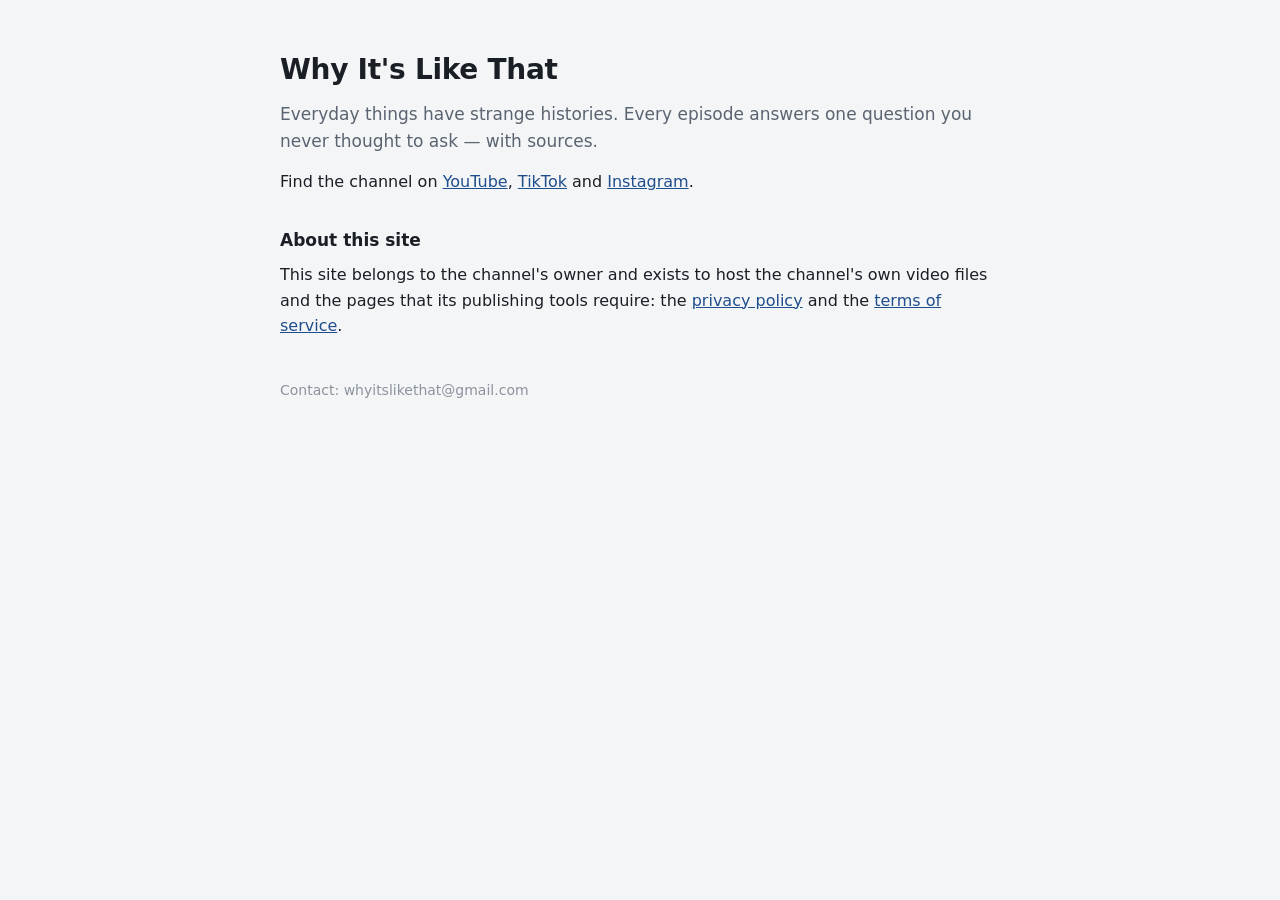
<file: index.html>
<!doctype html>
<html lang="en">
<head>
<meta charset="utf-8">
<meta name="viewport" content="width=device-width, initial-scale=1">
<title>Why It's Like That</title>
<link rel="stylesheet" href="stijl.css">
</head>
<body>
<main>
  <h1>Why It's Like That</h1>
  <p class="lead">Everyday things have strange histories. Every episode answers one question you never thought to ask — with sources.</p>
  <p>Find the channel on <a href="https://www.youtube.com/@whyitslikethat">YouTube</a>, <a href="https://www.tiktok.com/@whyitslikethat">TikTok</a> and <a href="https://www.instagram.com/whyitslikethat">Instagram</a>.</p>
  <h2>About this site</h2>
  <p>This site belongs to the channel's owner and exists to host the channel's own video files and the pages that its publishing tools require: the <a href="privacy.html">privacy policy</a> and the <a href="terms.html">terms of service</a>.</p>
  <p class="voet">Contact: whyitslikethat@gmail.com</p>
</main>
</body>
</html>
</file>
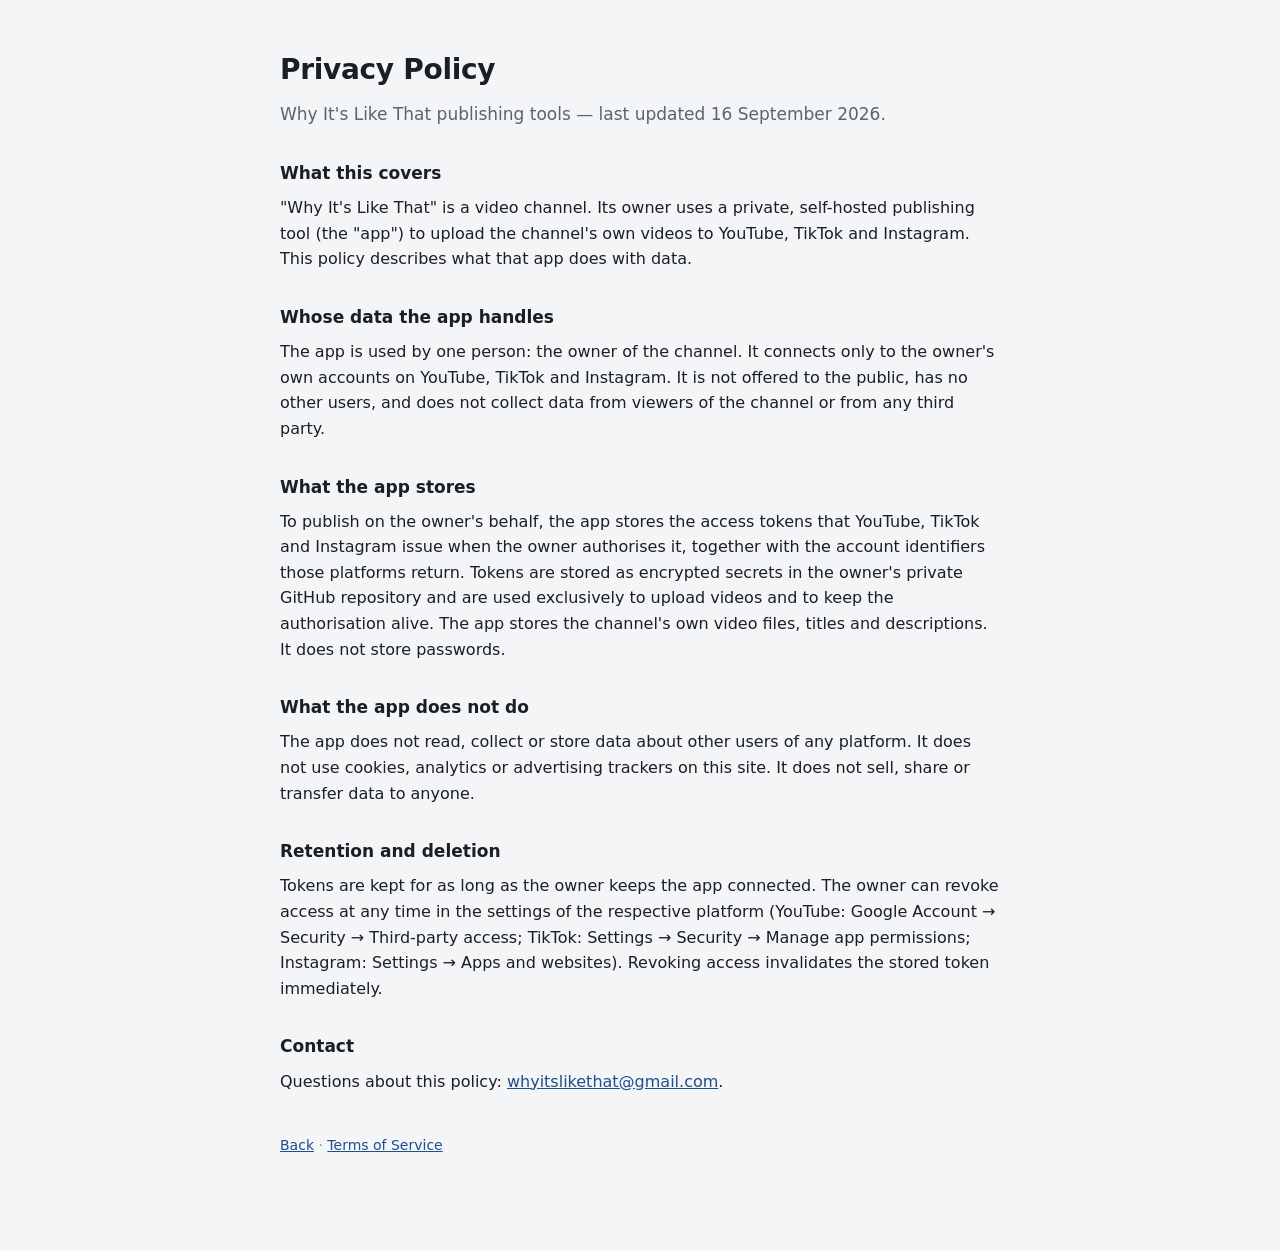
<file: privacy.html>
<!doctype html>
<html lang="en">
<head>
<meta charset="utf-8">
<meta name="viewport" content="width=device-width, initial-scale=1">
<title>Privacy Policy — Why It's Like That</title>
<link rel="stylesheet" href="stijl.css">
</head>
<body>
<main>
  <h1>Privacy Policy</h1>
  <p class="lead">Why It's Like That publishing tools — last updated 16 September 2026.</p>

  <h2>What this covers</h2>
  <p>"Why It's Like That" is a video channel. Its owner uses a private, self-hosted publishing tool (the "app") to upload the channel's own videos to YouTube, TikTok and Instagram. This policy describes what that app does with data.</p>

  <h2>Whose data the app handles</h2>
  <p>The app is used by one person: the owner of the channel. It connects only to the owner's own accounts on YouTube, TikTok and Instagram. It is not offered to the public, has no other users, and does not collect data from viewers of the channel or from any third party.</p>

  <h2>What the app stores</h2>
  <p>To publish on the owner's behalf, the app stores the access tokens that YouTube, TikTok and Instagram issue when the owner authorises it, together with the account identifiers those platforms return. Tokens are stored as encrypted secrets in the owner's private GitHub repository and are used exclusively to upload videos and to keep the authorisation alive. The app stores the channel's own video files, titles and descriptions. It does not store passwords.</p>

  <h2>What the app does not do</h2>
  <p>The app does not read, collect or store data about other users of any platform. It does not use cookies, analytics or advertising trackers on this site. It does not sell, share or transfer data to anyone.</p>

  <h2>Retention and deletion</h2>
  <p>Tokens are kept for as long as the owner keeps the app connected. The owner can revoke access at any time in the settings of the respective platform (YouTube: Google Account → Security → Third-party access; TikTok: Settings → Security → Manage app permissions; Instagram: Settings → Apps and websites). Revoking access invalidates the stored token immediately.</p>

  <h2>Contact</h2>
  <p>Questions about this policy: <a href="mailto:whyitslikethat@gmail.com">whyitslikethat@gmail.com</a>.</p>

  <p class="voet"><a href="index.html">Back</a> · <a href="terms.html">Terms of Service</a></p>
</main>
</body>
</html>
</file>
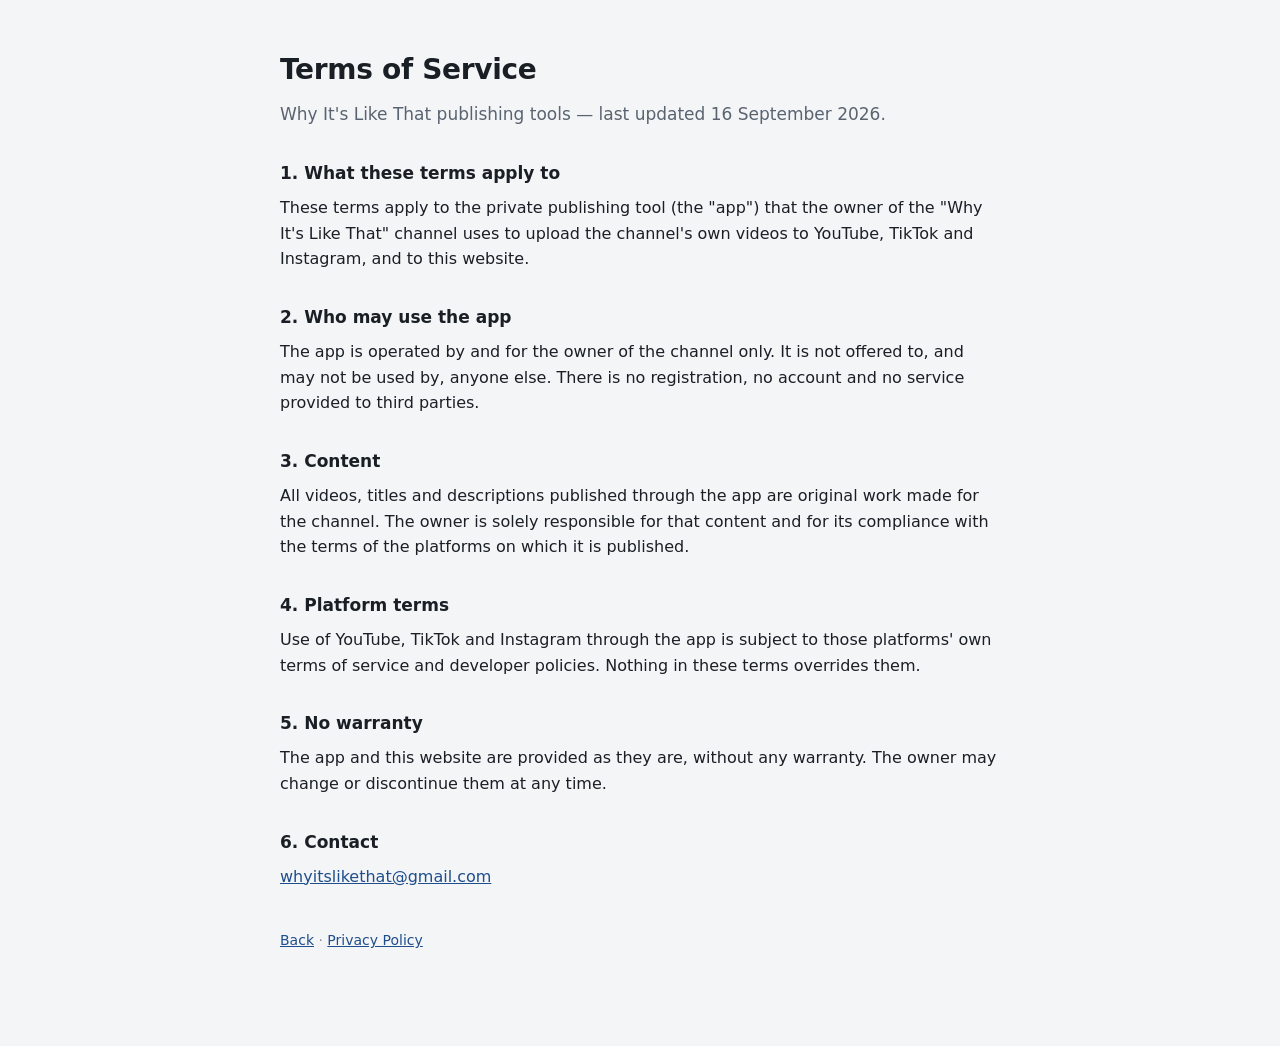
<file: terms.html>
<!doctype html>
<html lang="en">
<head>
<meta charset="utf-8">
<meta name="viewport" content="width=device-width, initial-scale=1">
<title>Terms of Service — Why It's Like That</title>
<link rel="stylesheet" href="stijl.css">
</head>
<body>
<main>
  <h1>Terms of Service</h1>
  <p class="lead">Why It's Like That publishing tools — last updated 16 September 2026.</p>

  <h2>1. What these terms apply to</h2>
  <p>These terms apply to the private publishing tool (the "app") that the owner of the "Why It's Like That" channel uses to upload the channel's own videos to YouTube, TikTok and Instagram, and to this website.</p>

  <h2>2. Who may use the app</h2>
  <p>The app is operated by and for the owner of the channel only. It is not offered to, and may not be used by, anyone else. There is no registration, no account and no service provided to third parties.</p>

  <h2>3. Content</h2>
  <p>All videos, titles and descriptions published through the app are original work made for the channel. The owner is solely responsible for that content and for its compliance with the terms of the platforms on which it is published.</p>

  <h2>4. Platform terms</h2>
  <p>Use of YouTube, TikTok and Instagram through the app is subject to those platforms' own terms of service and developer policies. Nothing in these terms overrides them.</p>

  <h2>5. No warranty</h2>
  <p>The app and this website are provided as they are, without any warranty. The owner may change or discontinue them at any time.</p>

  <h2>6. Contact</h2>
  <p><a href="mailto:whyitslikethat@gmail.com">whyitslikethat@gmail.com</a></p>

  <p class="voet"><a href="index.html">Back</a> · <a href="privacy.html">Privacy Policy</a></p>
</main>
</body>
</html>
</file>
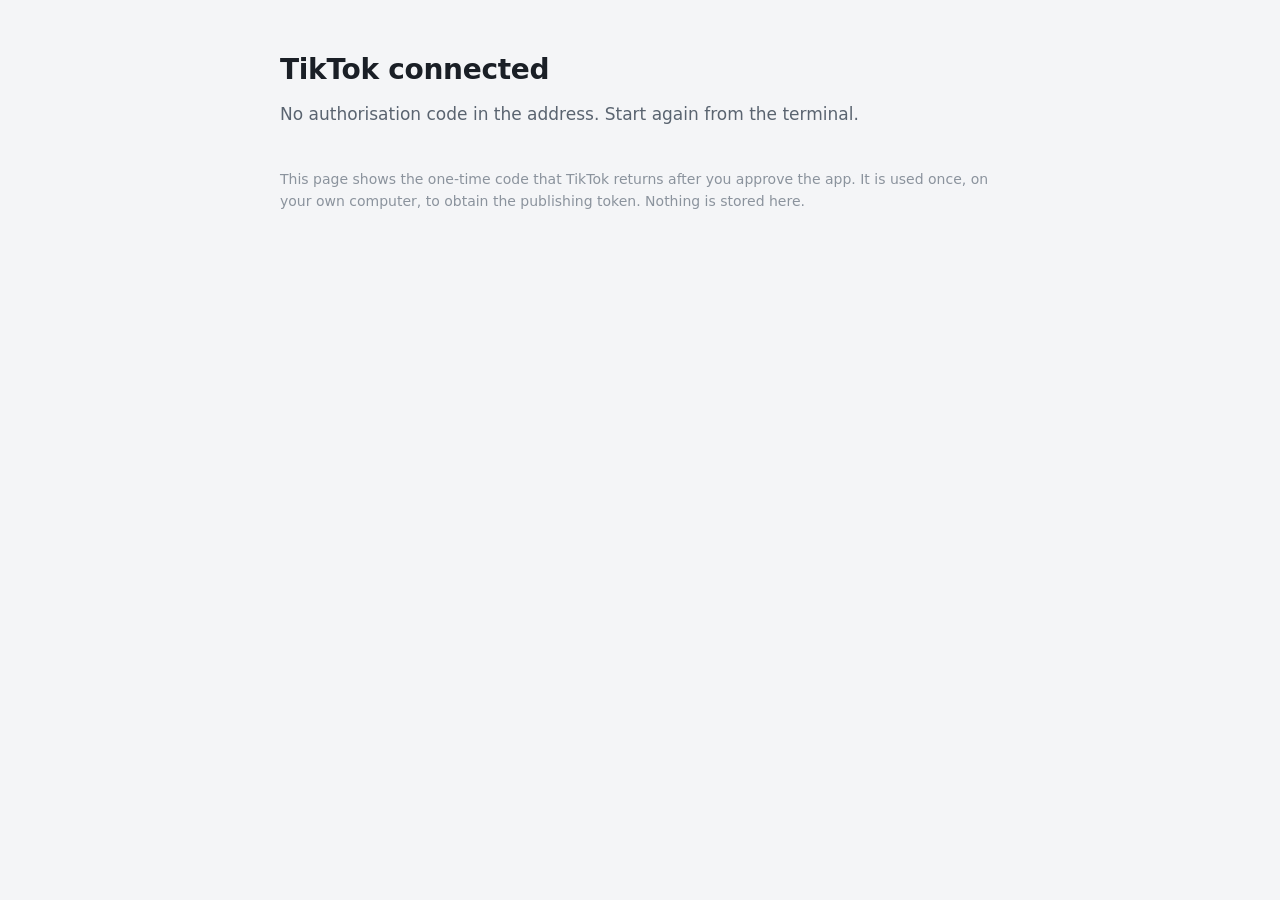
<file: tiktok.html>
<!doctype html>
<html lang="en">
<head>
<meta charset="utf-8">
<meta name="viewport" content="width=device-width, initial-scale=1">
<title>TikTok connected — Why It's Like That</title>
<link rel="stylesheet" href="stijl.css">
</head>
<body>
<main>
  <h1>TikTok connected</h1>
  <p class="lead" id="uitleg">Reading the authorisation code…</p>
  <div class="doos" id="doos" hidden>
    <p>Copy this code and paste it into the terminal where <code>tiktok-koppelen</code> is waiting:</p>
    <p class="code" id="code"></p>
    <button id="kopieer">Copy code</button>
  </div>
  <p class="voet">This page shows the one-time code that TikTok returns after you approve the app. It is used once, on your own computer, to obtain the publishing token. Nothing is stored here.</p>
</main>
<script>
(function () {
  var p = new URLSearchParams(location.search);
  var code = p.get('code'), fout = p.get('error'), beschrijving = p.get('error_description');
  var uitleg = document.getElementById('uitleg');
  if (fout) {
    uitleg.textContent = 'TikTok returned an error: ' + fout + (beschrijving ? ' — ' + beschrijving : '');
    return;
  }
  if (!code) {
    uitleg.textContent = 'No authorisation code in the address. Start again from the terminal.';
    return;
  }
  uitleg.textContent = 'Approved. One more step:';
  document.getElementById('code').textContent = code;
  document.getElementById('doos').hidden = false;
  document.getElementById('kopieer').addEventListener('click', function () {
    navigator.clipboard.writeText(code).then(function () {
      document.getElementById('kopieer').textContent = 'Copied';
    });
  });
  // The code must not linger in the browser history.
  history.replaceState(null, '', location.pathname);
})();
</script>
</body>
</html>
</file>
<file: stijl.css>
:root { color-scheme: light; }
body {
  margin: 0; background: #f4f5f7; color: #1a1f26;
  font: 16px/1.6 -apple-system, "Segoe UI", system-ui, sans-serif;
}
main { max-width: 720px; margin: 0 auto; padding: 48px 20px 80px; }
h1 { font-size: 28px; margin: 0 0 8px; letter-spacing: -.3px; }
h2 { font-size: 17px; margin: 32px 0 8px; }
p { margin: 0 0 14px; }
.lead { color: #5a6470; font-size: 17px; }
.voet { color: #8b939d; font-size: 14px; margin-top: 40px; }
a { color: #1f4e8c; }
code { background: #e8eef7; padding: 2px 6px; border-radius: 4px; font-size: 15px; }
.doos { background: #fff; border: 1px solid #e2e5e9; border-radius: 8px; padding: 18px 20px; margin: 16px 0; }
.code { font: 15px/1.5 ui-monospace, Consolas, monospace; word-break: break-all; }
button { font: inherit; padding: 8px 14px; border-radius: 6px; border: 1px solid #1f4e8c; background: #1f4e8c; color: #fff; cursor: pointer; }
</file>
